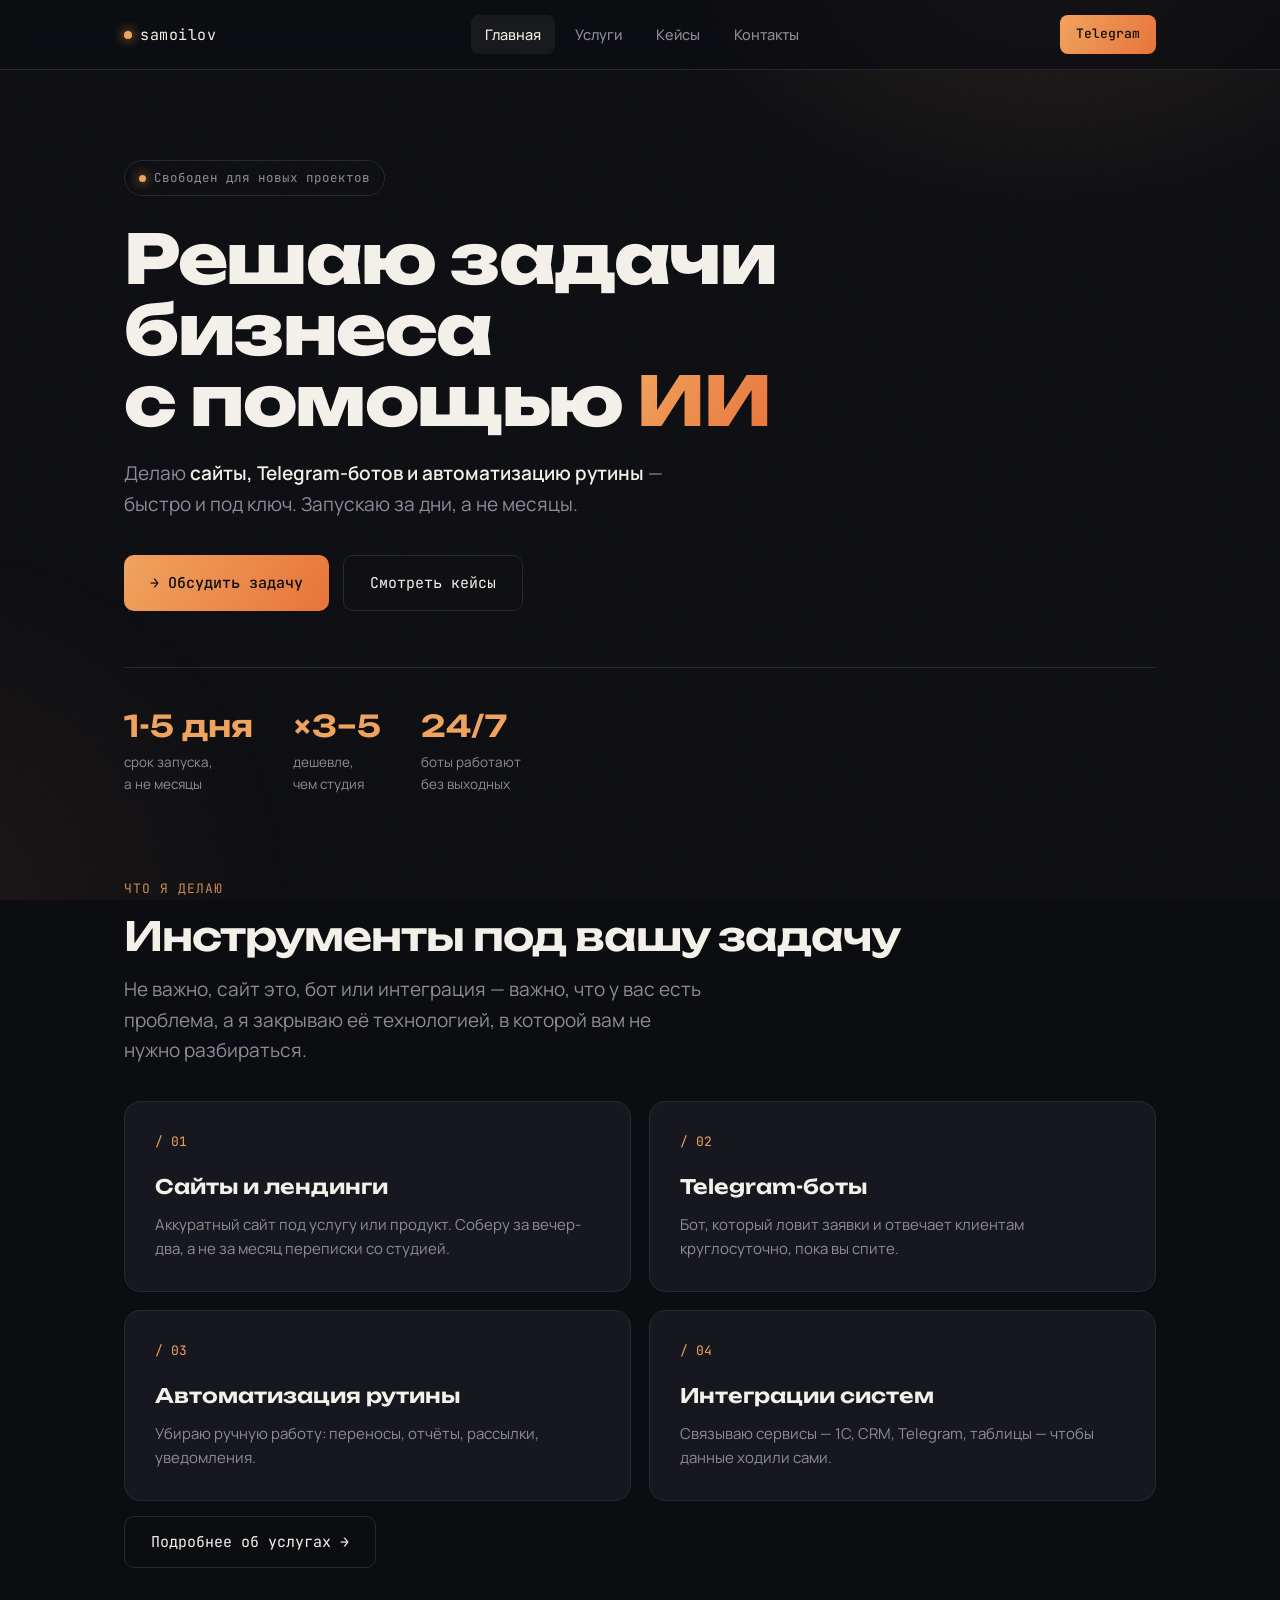
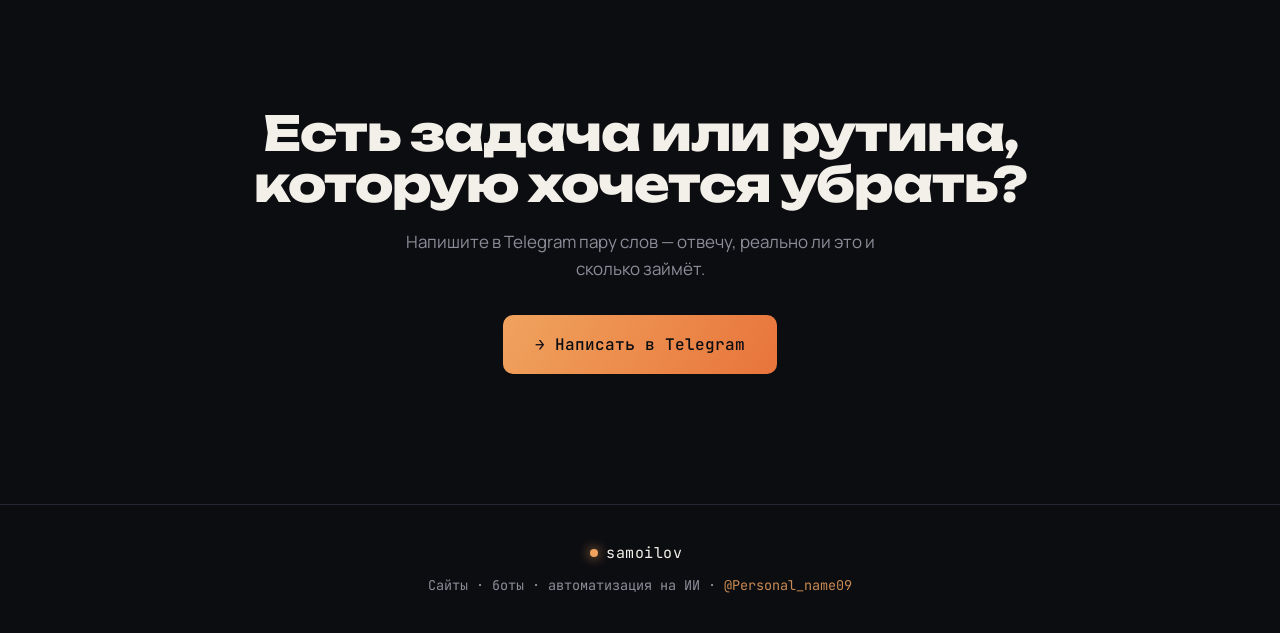
<file: index.html>
<!--
============================================================
  ГЛАВНАЯ · index.html
  TELEGRAM_ССЫЛКА — поменяй ник во всех файлах, если он другой.
============================================================
-->
<!DOCTYPE html>
<html lang="ru">
<head>
<meta charset="UTF-8">
<meta name="viewport" content="width=device-width, initial-scale=1.0">
<title>Самойлов — сайты, боты и автоматизация на ИИ</title>
<link rel="preconnect" href="https://fonts.googleapis.com">
<link rel="preconnect" href="https://fonts.gstatic.com" crossorigin>
<link href="https://fonts.googleapis.com/css2?family=Unbounded:wght@400;600;800&family=Manrope:wght@400;500;600;700&family=JetBrains+Mono:wght@400;500&display=swap" rel="stylesheet">
<link rel="stylesheet" href="style.css">
</head>
<script>
(function(){
  const ENDPOINT = "https://mybot.samoilov.workers.dev"; // ← вставь адрес Worker'а

  function payload(type, label){
    return JSON.stringify({
      type: type, label: label,
      page: location.pathname,
      ref: document.referrer || "direct",
      ua: navigator.userAgent, ts: Date.now()
    });
  }

  // просмотр — обычным fetch, тут спешить некуда
  fetch(ENDPOINT, {method:"POST", headers:{"Content-Type":"application/json"}, body:payload("view", document.title)}).catch(function(){});

  // клики по Telegram-кнопкам — через sendBeacon (доставляется при уходе со страницы)
  document.querySelectorAll('a[href*="t.me"]').forEach(function(a){
    a.addEventListener("click", function(e){
      const data = payload("lead", a.textContent.trim() + " · " + location.pathname);
      let sent = false;
      if (navigator.sendBeacon){
        try { sent = navigator.sendBeacon(ENDPOINT, new Blob([data], {type:"application/json"})); } catch(_){}
      }
      if (!sent){
        e.preventDefault();
        const href = a.href;
        fetch(ENDPOINT, {method:"POST", headers:{"Content-Type":"application/json"}, body:data, keepalive:true}).catch(function(){}).finally(function(){ window.location.href = href; });
        setTimeout(function(){ window.location.href = href; }, 250);
      }
    });
  });
})();
</script>
<body>

<!-- ШАПКА (одинаковая на всех страницах) -->
<header>
  <nav class="nav">
    <a class="logo" href="index.html"><span class="dot"></span> samoilov<b></b></a>
    <div class="menu">
      <a href="index.html" class="active">Главная</a>
      <a href="uslugi.html">Услуги</a>
      <a href="keysy.html">Кейсы</a>
      <a href="kontakty.html">Контакты</a>
    </div>
    <a class="nav-cta" href="https://t.me/Personal_name09" target="_blank">Telegram</a>
  </nav>
</header>

<!-- HERO -->
<section class="page-head">
  <div class="wrap">
    <div class="badge reveal"><span class="dot"></span> Свободен для новых проектов</div>
    <h1 class="reveal">Решаю задачи бизнеса<br>с помощью <span class="gradient-text">ИИ</span></h1>
    <p class="lead reveal">Делаю <b>сайты, Telegram-ботов и автоматизацию рутины</b> — быстро и под ключ. Запускаю за дни, а не месяцы.</p>
    <div class="reveal" style="display:flex;flex-wrap:wrap;gap:14px">
      <a class="btn-primary" href="https://t.me/Personal_name09" target="_blank">→ Обсудить задачу</a>
      <a class="btn-ghost" href="keysy.html">Смотреть кейсы</a>
    </div>
 <div class="stats reveal">
      <div class="stat"><div class="num">1-5 дня</div><div class="lbl">срок запуска,<br>а не месяцы</div></div>
      <div class="stat"><div class="num">×3–5</div><div class="lbl">дешевле,<br>чем студия</div></div>
      <div class="stat"><div class="num">24/7</div><div class="lbl">боты работают<br>без выходных</div></div>
    </div>
  </div>
</section>

<!-- КРАТКО ОБ УСЛУГАХ -->
<section>
  <div class="wrap">
    <div class="eyebrow reveal">Что я делаю</div>
    <h2 class="sec-title reveal">Инструменты под вашу задачу</h2>
    <p class="lead reveal">Не важно, сайт это, бот или интеграция — важно, что у вас есть проблема, а я закрываю её технологией, в которой вам не нужно разбираться.</p>
    <div class="grid2">
      <div class="card reveal"><div class="ic">/ 01</div><h3>Сайты и лендинги</h3><p>Аккуратный сайт под услугу или продукт. Соберу за вечер-два, а не за месяц переписки со студией.</p></div>
      <div class="card reveal"><div class="ic">/ 02</div><h3>Telegram-боты</h3><p>Бот, который ловит заявки и отвечает клиентам круглосуточно, пока вы спите.</p></div>
      <div class="card reveal"><div class="ic">/ 03</div><h3>Автоматизация рутины</h3><p>Убираю ручную работу: переносы, отчёты, рассылки, уведомления.</p></div>
      <div class="card reveal"><div class="ic">/ 04</div><h3>Интеграции систем</h3><p>Связываю сервисы — 1С, CRM, Telegram, таблицы — чтобы данные ходили сами.</p></div>
    </div>
    <div class="reveal" style="margin-top:28px"><a class="btn-ghost" href="uslugi.html">Подробнее об услугах →</a></div>
  </div>
</section>

<!-- БОЛЬШОЙ CTA -->
<section class="cta-final">
  <div class="wrap">
    <h2 class="reveal">Есть задача или рутина,<br>которую хочется убрать?</h2>
    <p class="reveal">Напишите в Telegram пару слов — отвечу, реально ли это и сколько займёт.</p>
    <a class="btn-primary reveal" href="https://t.me/Personal_name09" target="_blank" style="font-size:16px;padding:17px 32px">→ Написать в Telegram</a>
  </div>
</section>

<!-- ПОДВАЛ (одинаковый на всех страницах) -->
<footer>
  <div class="wrap">
    <a class="logo" href="index.html"><span class="dot"></span> samoilov<b></b></a>
    <p style="margin-top:10px">Сайты · боты · автоматизация на ИИ · <a href="https://t.me/Personal_name09" target="_blank">@Personal_name09</a></p>
  </div>
</footer>

<script>
  const io=new IntersectionObserver((es)=>{es.forEach((e,i)=>{if(e.isIntersecting){setTimeout(()=>e.target.classList.add('in'),(i%5)*70);io.unobserve(e.target)}})},{threshold:.12});
  document.querySelectorAll('.reveal').forEach(el=>io.observe(el));
</script>
</body>
</html>
</file>
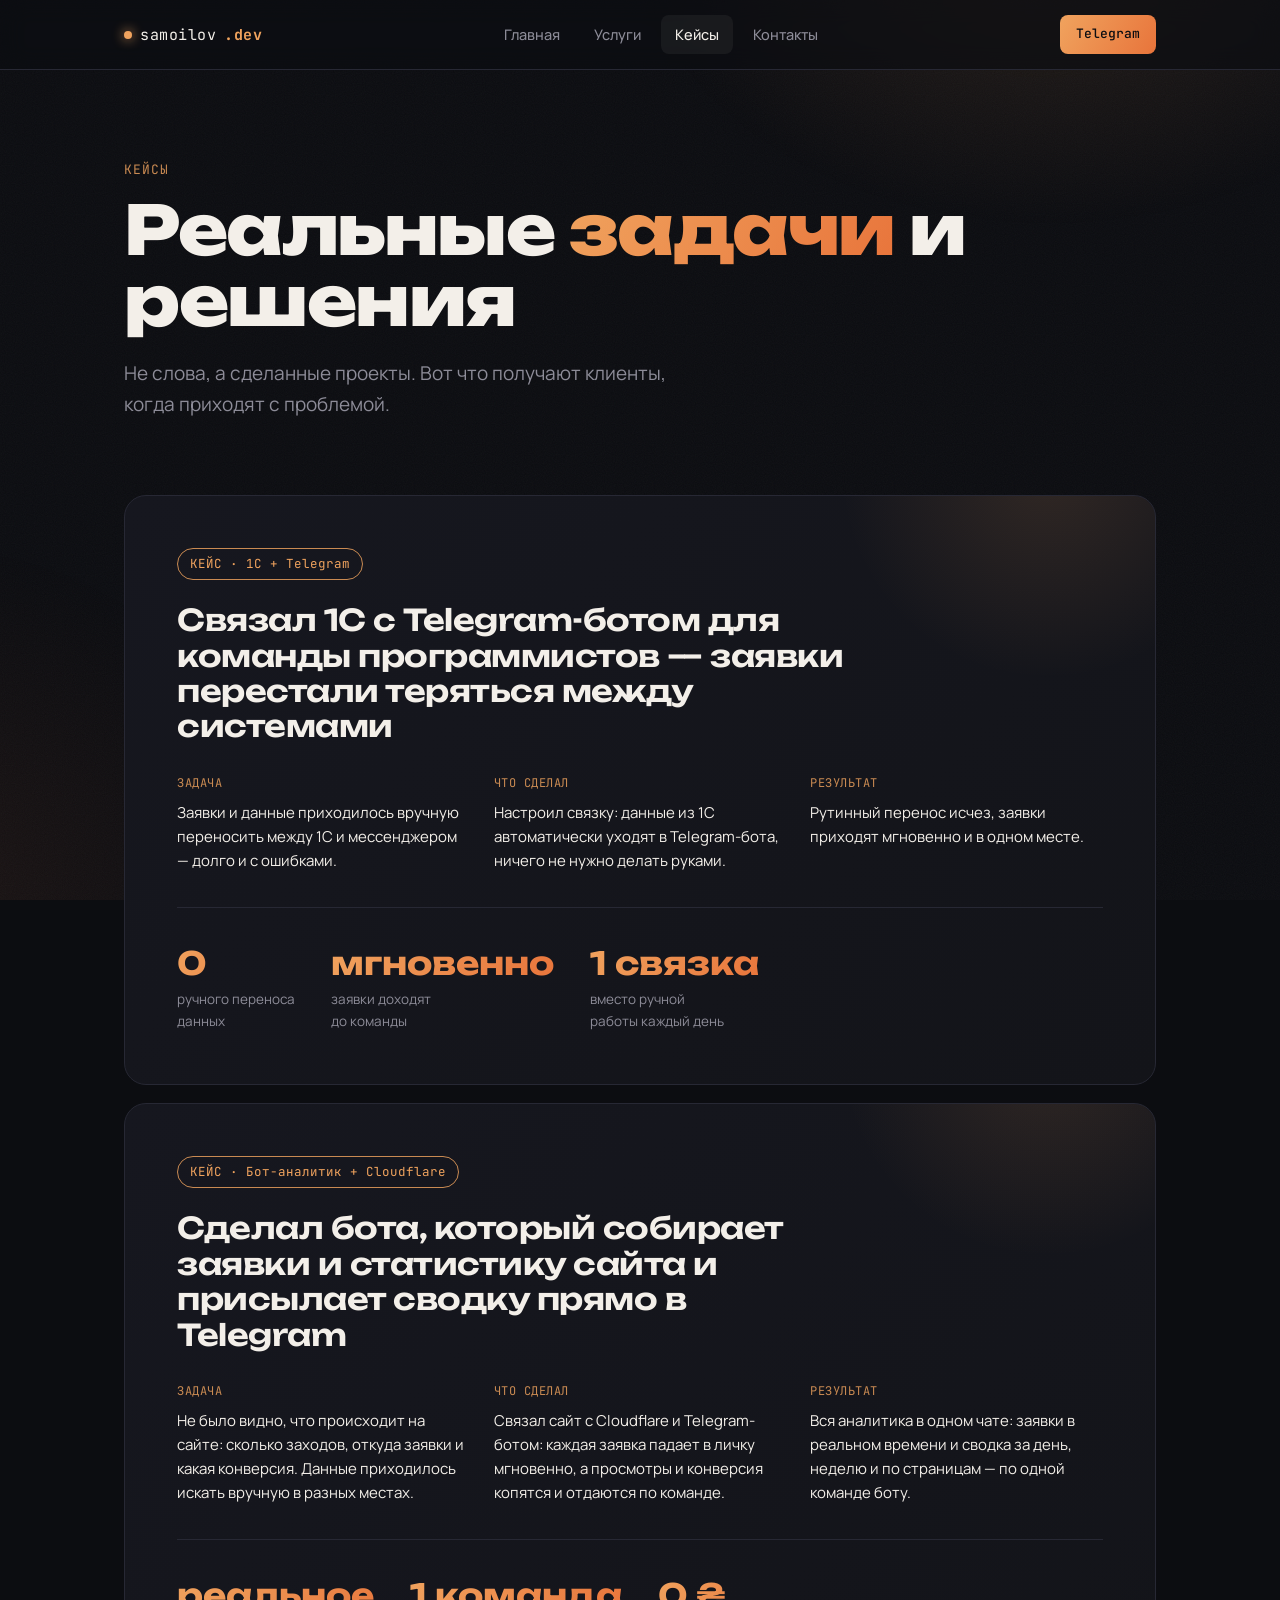
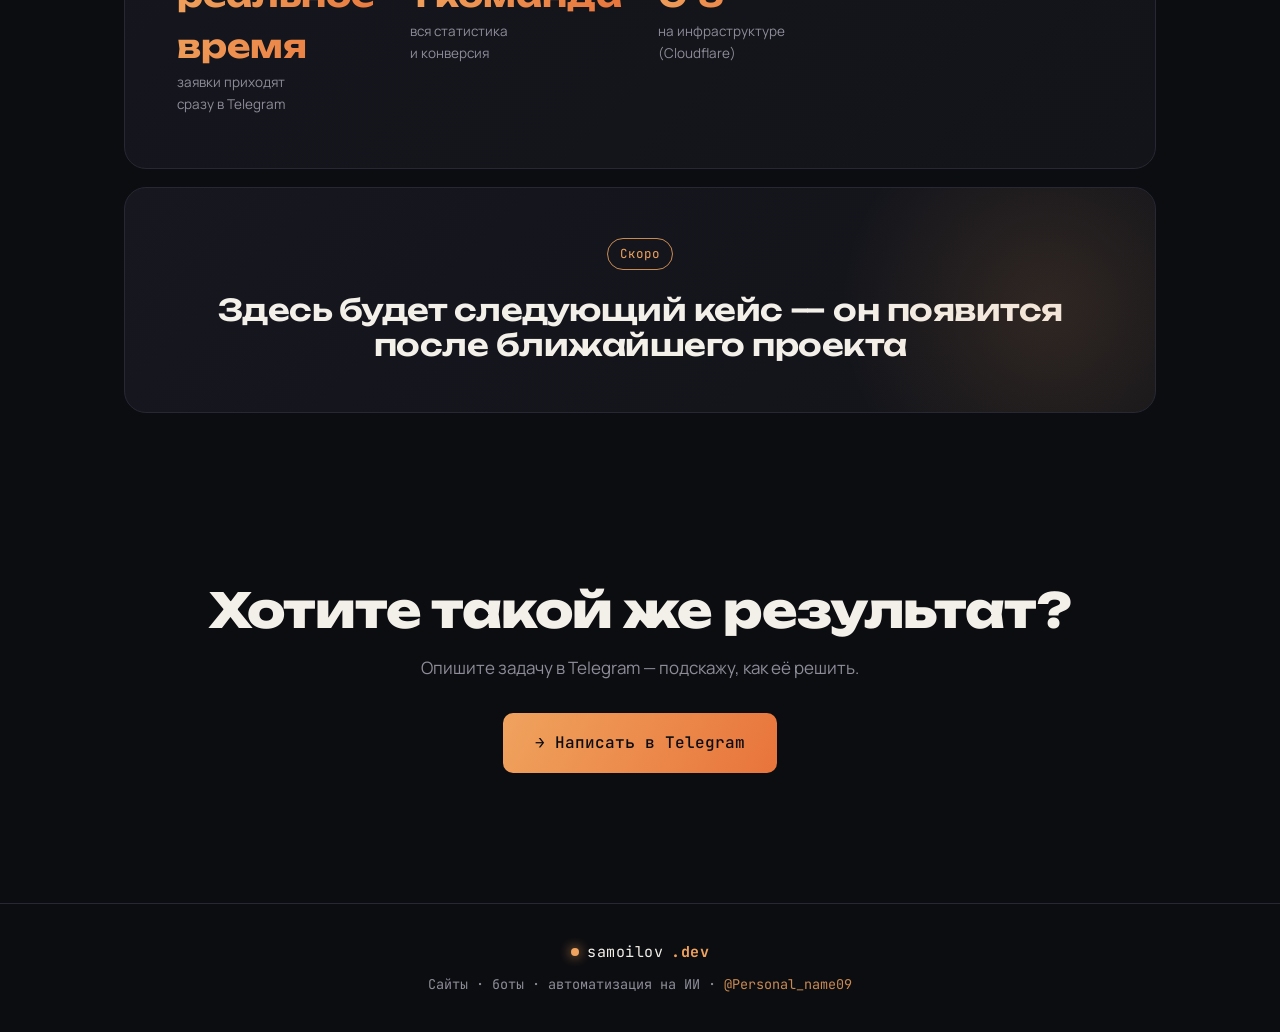
<file: keysy.html>
<!--
============================================================
  КЕЙСЫ · keysy.html
  КЕЙС: меняй текст и цифры на свои реальные.
  Чтобы добавить новый кейс — скопируй блок <div class="case reveal">...</div>
============================================================
-->
<!DOCTYPE html>
<html lang="ru">
<head>
<meta charset="UTF-8">
<meta name="viewport" content="width=device-width, initial-scale=1.0">
<title>Кейсы — Самойлов</title>
<link rel="preconnect" href="https://fonts.googleapis.com">
<link rel="preconnect" href="https://fonts.gstatic.com" crossorigin>
<link href="https://fonts.googleapis.com/css2?family=Unbounded:wght@400;600;800&family=Manrope:wght@400;500;600;700&family=JetBrains+Mono:wght@400;500&display=swap" rel="stylesheet">
<link rel="stylesheet" href="style.css">
</head>
<body>
   <script>
(function(){
  const ENDPOINT = "https://mybot.samoilov.workers.dev"; // ← вставь адрес Worker'а

  function payload(type, label){
    return JSON.stringify({
      type: type, label: label,
      page: location.pathname,
      ref: document.referrer || "direct",
      ua: navigator.userAgent, ts: Date.now()
    });
  }

  // просмотр — обычным fetch, тут спешить некуда
  fetch(ENDPOINT, {method:"POST", headers:{"Content-Type":"application/json"}, body:payload("view", document.title)}).catch(function(){});

  // клики по Telegram-кнопкам — через sendBeacon (доставляется при уходе со страницы)
  document.querySelectorAll('a[href*="t.me"]').forEach(function(a){
    a.addEventListener("click", function(e){
      const data = payload("lead", a.textContent.trim() + " · " + location.pathname);
      let sent = false;
      if (navigator.sendBeacon){
        try { sent = navigator.sendBeacon(ENDPOINT, new Blob([data], {type:"application/json"})); } catch(_){}
      }
      if (!sent){
        e.preventDefault();
        const href = a.href;
        fetch(ENDPOINT, {method:"POST", headers:{"Content-Type":"application/json"}, body:data, keepalive:true}).catch(function(){}).finally(function(){ window.location.href = href; });
        setTimeout(function(){ window.location.href = href; }, 250);
      }
    });
  });
})();
</script>


<header>
  <nav class="nav">
    <a class="logo" href="index.html"><span class="dot"></span> samoilov<b>.dev</b></a>
    <div class="menu">
      <a href="index.html">Главная</a>
      <a href="uslugi.html">Услуги</a>
      <a href="keysy.html" class="active">Кейсы</a>
      <a href="kontakty.html">Контакты</a>
    </div>
    <a class="nav-cta" href="https://t.me/Personal_name09" target="_blank">Telegram</a>
  </nav>
</header>

<section class="page-head">
  <div class="wrap">
    <div class="eyebrow reveal">Кейсы</div>
    <h1 class="reveal">Реальные <span class="gradient-text">задачи</span> и решения</h1>
    <p class="lead reveal">Не слова, а сделанные проекты. Вот что получают клиенты, когда приходят с проблемой.</p>
  </div>
</section>

<section style="padding-top:20px">
  <div class="wrap">

    <!-- КЕЙС 1: реальный, 1С + Telegram -->
    <div class="case reveal">
      <span class="case-tag">КЕЙС · 1С + Telegram</span>
      <h3>Связал 1С с Telegram-ботом для команды программистов — заявки перестали теряться между системами</h3>
      <div class="case-row">
        <div class="case-block"><div class="k">Задача</div><div class="v">Заявки и данные приходилось вручную переносить между 1С и мессенджером — долго и с ошибками.</div></div>
        <div class="case-block"><div class="k">Что сделал</div><div class="v">Настроил связку: данные из 1С автоматически уходят в Telegram-бота, ничего не нужно делать руками.</div></div>
        <div class="case-block"><div class="k">Результат</div><div class="v">Рутинный перенос исчез, заявки приходят мгновенно и в одном месте.</div></div>
      </div>
      <!-- КЕЙС: цифры. Поставь свои реальные или удали этот блок -->
      <div class="case-result">
        <div><div class="num">0</div><div class="lbl">ручного переноса<br>данных</div></div>
        <div><div class="num">мгновенно</div><div class="lbl">заявки доходят<br>до команды</div></div>
        <div><div class="num">1 связка</div><div class="lbl">вместо ручной<br>работы каждый день</div></div>
      </div>
    </div>

    <!-- КЕЙС 2: бот-аналитик для сайта -->
    <div class="case reveal">
      <span class="case-tag">КЕЙС · Бот-аналитик + Cloudflare</span>
      <h3>Сделал бота, который собирает заявки и статистику сайта и присылает сводку прямо в Telegram</h3>
      <div class="case-row">
        <div class="case-block"><div class="k">Задача</div><div class="v">Не было видно, что происходит на сайте: сколько заходов, откуда заявки и какая конверсия. Данные приходилось искать вручную в разных местах.</div></div>
        <div class="case-block"><div class="k">Что сделал</div><div class="v">Связал сайт с Cloudflare и Telegram-ботом: каждая заявка падает в личку мгновенно, а просмотры и конверсия копятся и отдаются по команде.</div></div>
        <div class="case-block"><div class="k">Результат</div><div class="v">Вся аналитика в одном чате: заявки в реальном времени и сводка за день, неделю и по страницам — по одной команде боту.</div></div>
      </div>
      <!-- КЕЙС: цифры. Поставь свои реальные или удали этот блок -->
      <div class="case-result">
        <div><div class="num">реальное<br>время</div><div class="lbl">заявки приходят<br>сразу в Telegram</div></div>
        <div><div class="num">1 команда</div><div class="lbl">вся статистика<br>и конверсия</div></div>
        <div><div class="num">0  ₴</div><div class="lbl">на инфраструктуре<br>(Cloudflare)</div></div>
      </div>
    </div>

   
    <div class="case soon reveal">
      <span class="case-tag">Скоро</span>
      <h3>Здесь будет следующий кейс — он появится после ближайшего проекта</h3>
    </div>

  </div>
</section>

<section class="cta-final">
  <div class="wrap">
    <h2 class="reveal">Хотите такой же результат?</h2>
    <p class="reveal">Опишите задачу в Telegram — подскажу, как её решить.</p>
    <a class="btn-primary reveal" href="https://t.me/Personal_name09" target="_blank" style="font-size:16px;padding:17px 32px">→ Написать в Telegram</a>
  </div>
</section>

<footer>
  <div class="wrap">
    <a class="logo" href="index.html"><span class="dot"></span> samoilov<b>.dev</b></a>
    <p style="margin-top:10px">Сайты · боты · автоматизация на ИИ · <a href="https://t.me/Personal_name09" target="_blank">@Personal_name09</a></p>
  </div>
</footer>

<script>
  const io=new IntersectionObserver((es)=>{es.forEach((e,i)=>{if(e.isIntersecting){setTimeout(()=>e.target.classList.add('in'),(i%5)*70);io.unobserve(e.target)}})},{threshold:.12});
  document.querySelectorAll('.reveal').forEach(el=>io.observe(el));
</script>
</body>
</html>
</file>
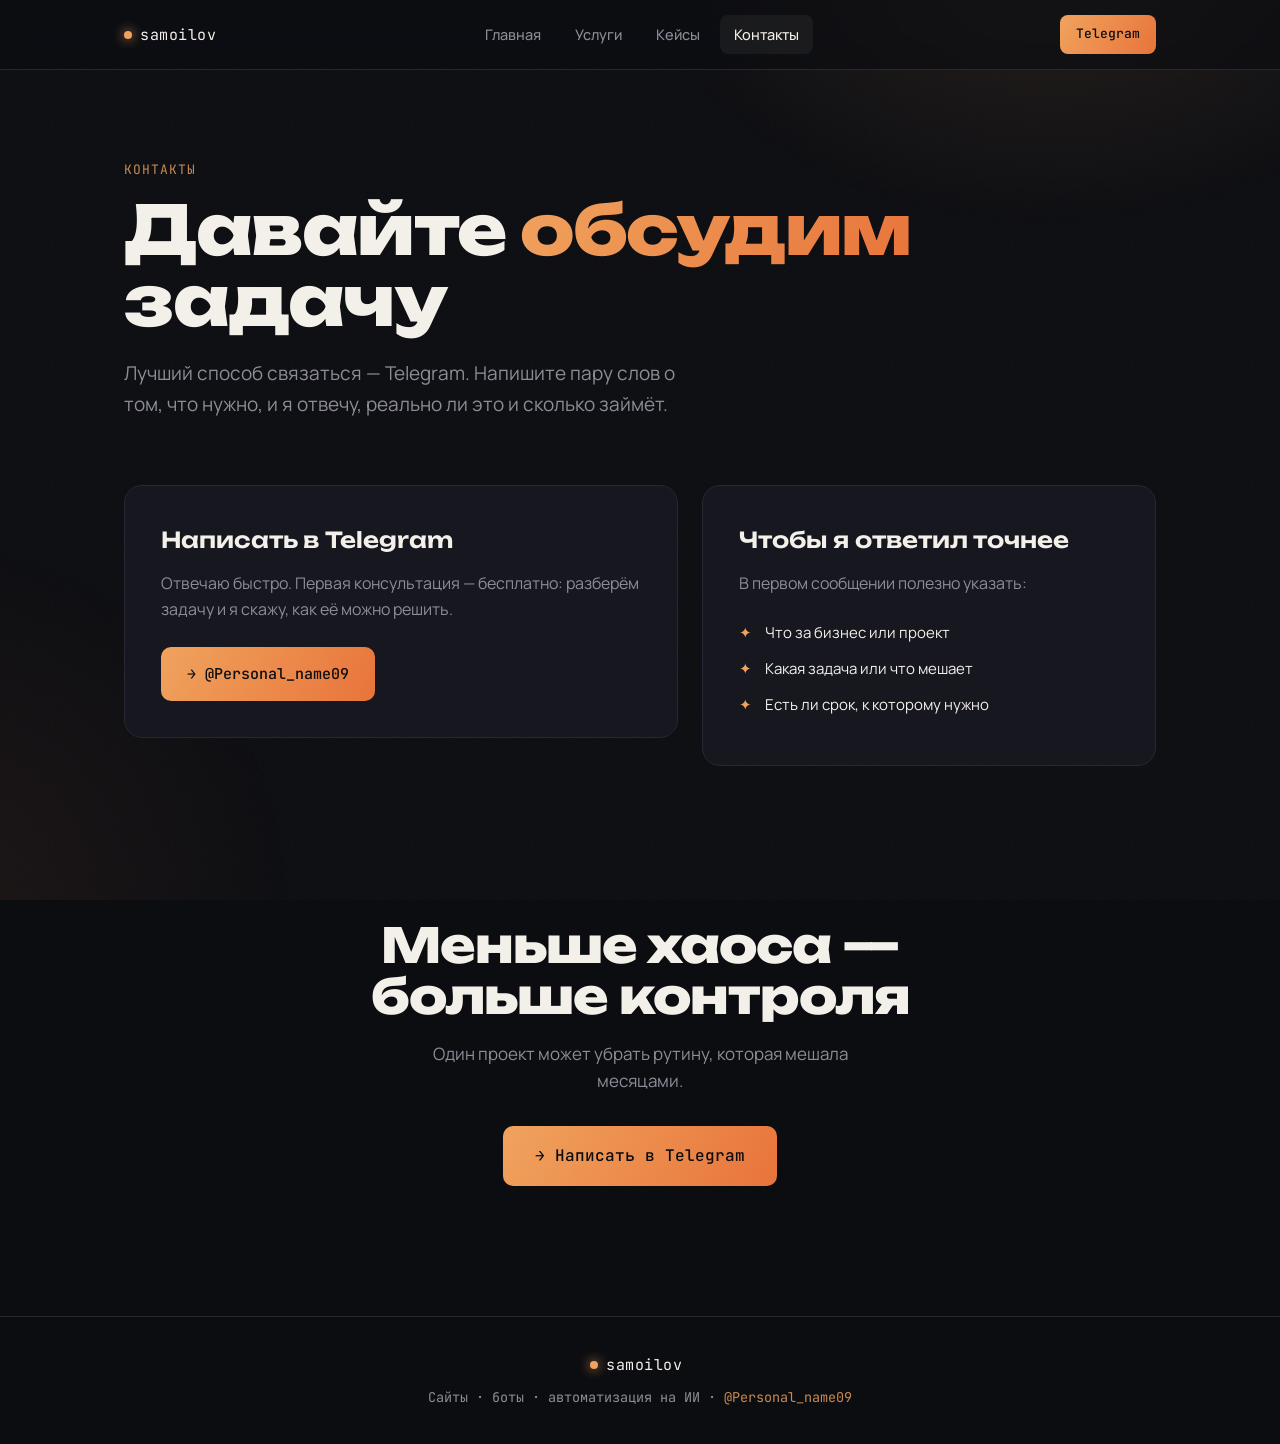
<file: kontakty.html>
<!--
============================================================
  КОНТАКТЫ · kontakty.html
============================================================
-->
<!DOCTYPE html>
<html lang="ru">
<head>
<meta charset="UTF-8">
<meta name="viewport" content="width=device-width, initial-scale=1.0">
<title>Контакты — Самойлов</title>
<link rel="preconnect" href="https://fonts.googleapis.com">
<link rel="preconnect" href="https://fonts.gstatic.com" crossorigin>
<link href="https://fonts.googleapis.com/css2?family=Unbounded:wght@400;600;800&family=Manrope:wght@400;500;600;700&family=JetBrains+Mono:wght@400;500&display=swap" rel="stylesheet">
<link rel="stylesheet" href="style.css">
</head>
<body>
  <script>
(function(){
  const ENDPOINT = "https://mybot.samoilov.workers.dev"; // ← вставь адрес Worker'а

  function payload(type, label){
    return JSON.stringify({
      type: type, label: label,
      page: location.pathname,
      ref: document.referrer || "direct",
      ua: navigator.userAgent, ts: Date.now()
    });
  }

  // просмотр — обычным fetch, тут спешить некуда
  fetch(ENDPOINT, {method:"POST", headers:{"Content-Type":"application/json"}, body:payload("view", document.title)}).catch(function(){});

  // клики по Telegram-кнопкам — через sendBeacon (доставляется при уходе со страницы)
  document.querySelectorAll('a[href*="t.me"]').forEach(function(a){
    a.addEventListener("click", function(e){
      const data = payload("lead", a.textContent.trim() + " · " + location.pathname);
      let sent = false;
      if (navigator.sendBeacon){
        try { sent = navigator.sendBeacon(ENDPOINT, new Blob([data], {type:"application/json"})); } catch(_){}
      }
      if (!sent){
        e.preventDefault();
        const href = a.href;
        fetch(ENDPOINT, {method:"POST", headers:{"Content-Type":"application/json"}, body:data, keepalive:true}).catch(function(){}).finally(function(){ window.location.href = href; });
        setTimeout(function(){ window.location.href = href; }, 250);
      }
    });
  });
})();
</script>

<header>
  <nav class="nav">
    <a class="logo" href="index.html"><span class="dot"></span> samoilov<b></b></a>
    <div class="menu">
      <a href="index.html">Главная</a>
      <a href="uslugi.html">Услуги</a>
      <a href="keysy.html">Кейсы</a>
      <a href="kontakty.html" class="active">Контакты</a>
    </div>
    <a class="nav-cta" href="https://t.me/Personal_name09" target="_blank">Telegram</a>
  </nav>
</header>

<section class="page-head">
  <div class="wrap">
    <div class="eyebrow reveal">Контакты</div>
    <h1 class="reveal">Давайте <span class="gradient-text">обсудим</span> задачу</h1>
    <p class="lead reveal">Лучший способ связаться — Telegram. Напишите пару слов о том, что нужно, и я отвечу, реально ли это и сколько займёт.</p>
  </div>
</section>

<section style="padding-top:10px">
  <div class="wrap">
    <div class="contact-grid">
      <div class="contact-card reveal">
        <h3>Написать в Telegram</h3>
        <p>Отвечаю быстро. Первая консультация — бесплатно: разберём задачу и я скажу, как её можно решить.</p>
        <a class="btn-primary" href="https://t.me/Personal_name09" target="_blank">→ @Personal_name09</a>
      </div>
      <div class="contact-card reveal">
        <h3>Чтобы я ответил точнее</h3>
        <p>В первом сообщении полезно указать:</p>
        <ul class="checklist">
          <li>Что за бизнес или проект</li>
          <li>Какая задача или что мешает</li>
          <li>Есть ли срок, к которому нужно</li>
        </ul>
      </div>
    </div>
  </div>
</section>

<section class="cta-final">
  <div class="wrap">
    <h2 class="reveal">Меньше хаоса —<br>больше контроля</h2>
    <p class="reveal">Один проект может убрать рутину, которая мешала месяцами.</p>
    <a class="btn-primary reveal" href="https://t.me/Personal_name09" target="_blank" style="font-size:16px;padding:17px 32px">→ Написать в Telegram</a>
  </div>
</section>

<footer>
  <div class="wrap">
    <a class="logo" href="index.html"><span class="dot"></span> samoilov<b></b></a>
    <p style="margin-top:10px">Сайты · боты · автоматизация на ИИ · <a href="https://t.me/Personal_name09" target="_blank">@Personal_name09</a></p>
  </div>
</footer>

<script>
  const io=new IntersectionObserver((es)=>{es.forEach((e,i)=>{if(e.isIntersecting){setTimeout(()=>e.target.classList.add('in'),(i%5)*70);io.unobserve(e.target)}})},{threshold:.12});
  document.querySelectorAll('.reveal').forEach(el=>io.observe(el));
</script>
</body>
</html>
</file>
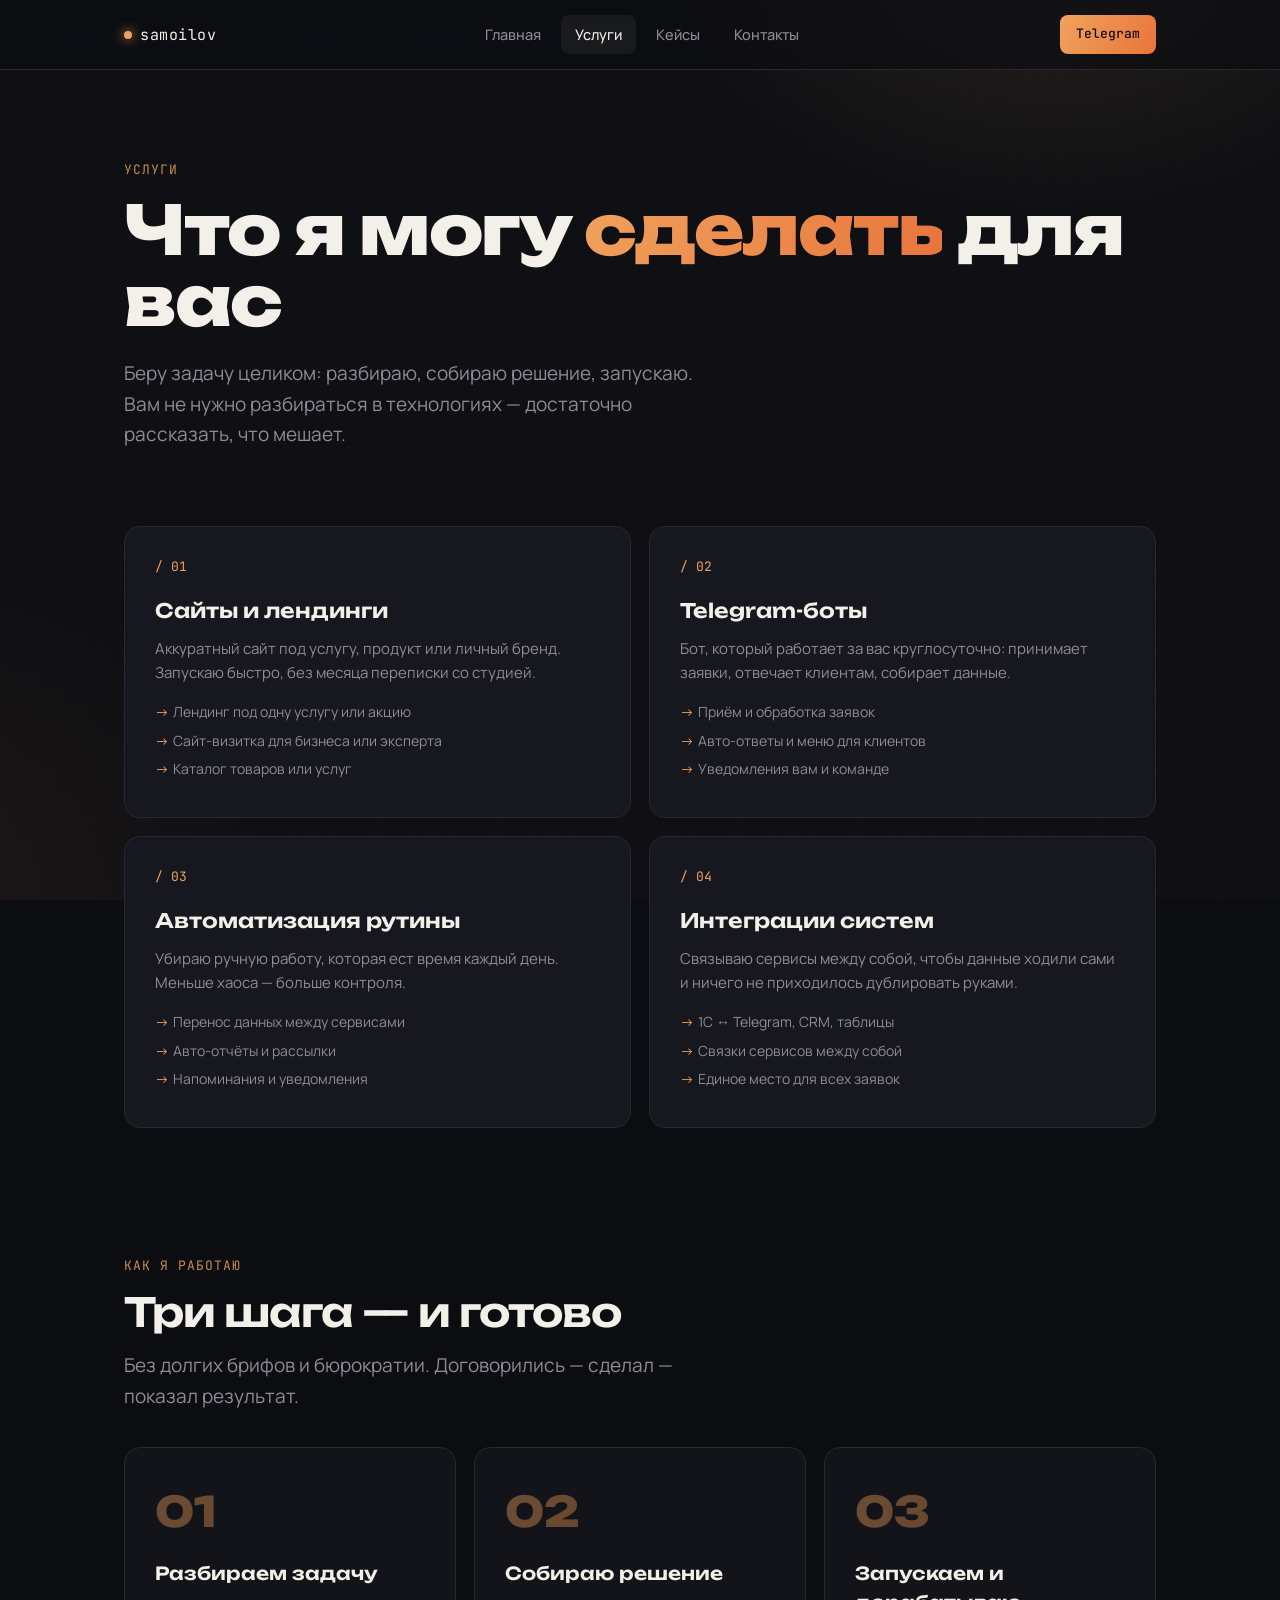
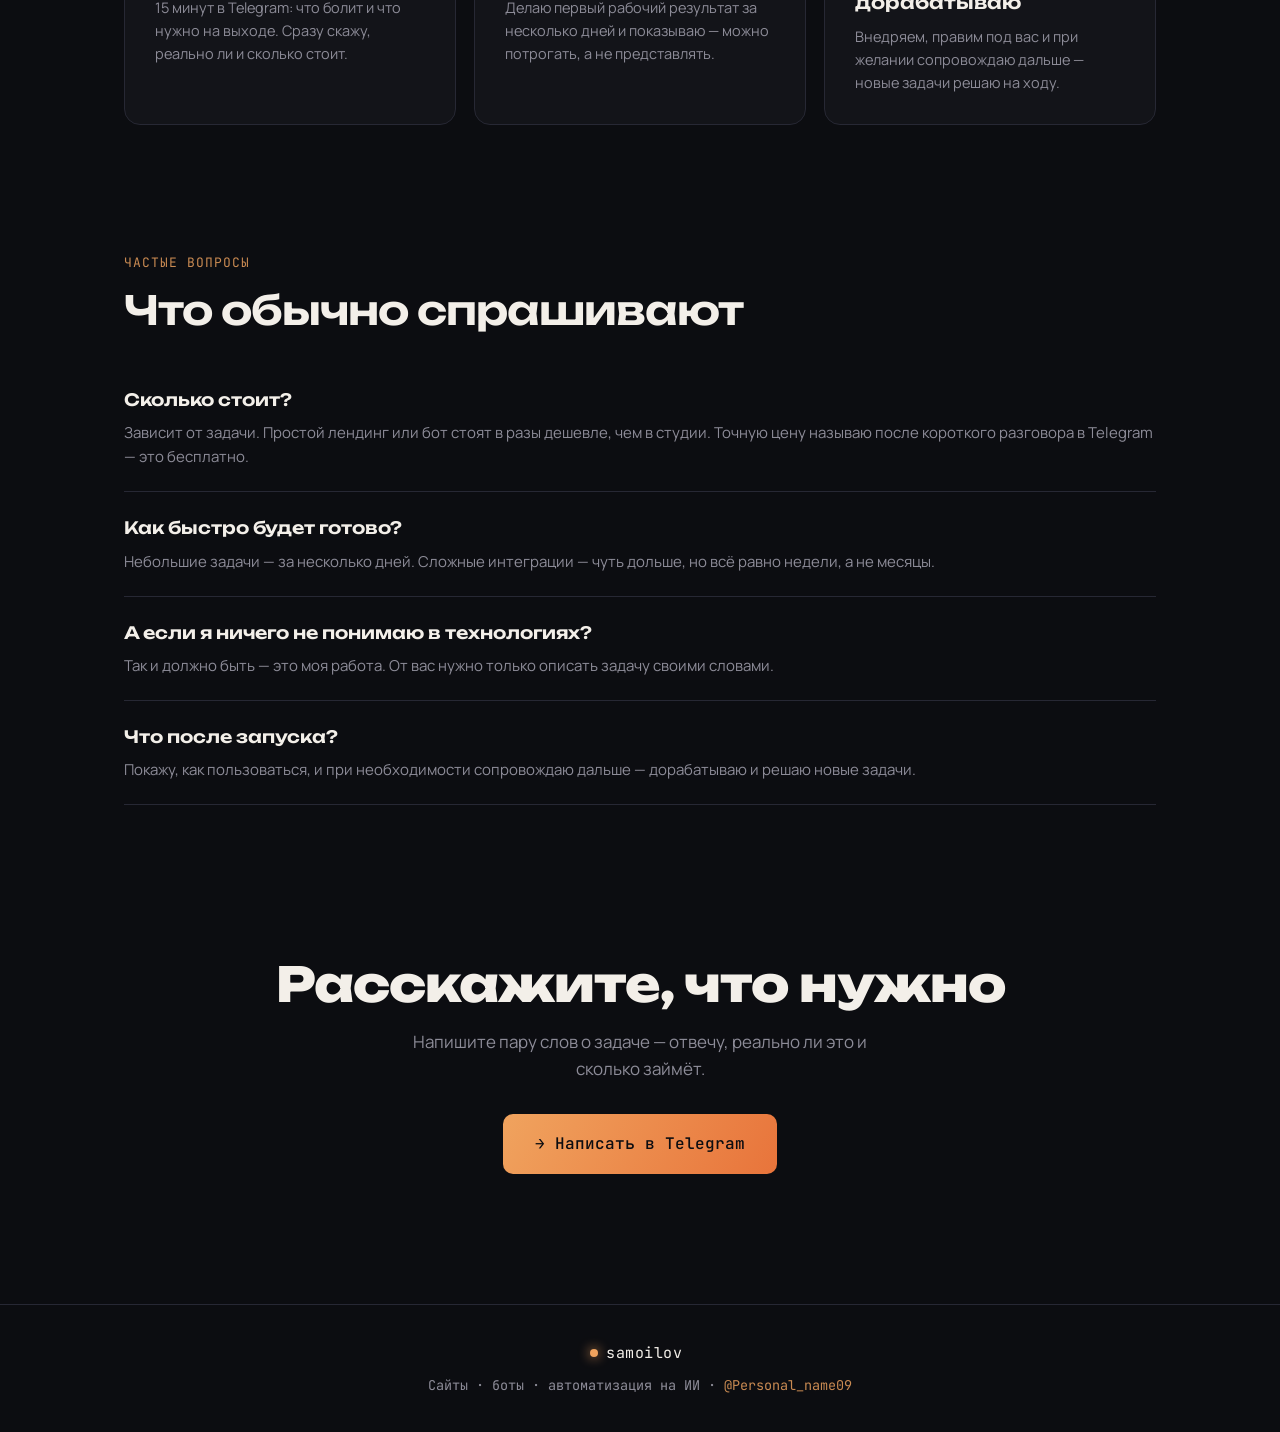
<file: uslugi.html>
<!--
============================================================
  УСЛУГИ · uslugi.html
============================================================
-->
<!DOCTYPE html>
<html lang="ru">
<head>
<meta charset="UTF-8">
<meta name="viewport" content="width=device-width, initial-scale=1.0">
<title>Услуги — Самойлов</title>
<link rel="preconnect" href="https://fonts.googleapis.com">
<link rel="preconnect" href="https://fonts.gstatic.com" crossorigin>
<link href="https://fonts.googleapis.com/css2?family=Unbounded:wght@400;600;800&family=Manrope:wght@400;500;600;700&family=JetBrains+Mono:wght@400;500&display=swap" rel="stylesheet">
<link rel="stylesheet" href="style.css">
</head>
<body>
  <script>
(function(){
  const ENDPOINT = "https://mybot.samoilov.workers.dev"; // ← вставь адрес Worker'а

  function payload(type, label){
    return JSON.stringify({
      type: type, label: label,
      page: location.pathname,
      ref: document.referrer || "direct",
      ua: navigator.userAgent, ts: Date.now()
    });
  }

  // просмотр — обычным fetch, тут спешить некуда
  fetch(ENDPOINT, {method:"POST", headers:{"Content-Type":"application/json"}, body:payload("view", document.title)}).catch(function(){});

  // клики по Telegram-кнопкам — через sendBeacon (доставляется при уходе со страницы)
  document.querySelectorAll('a[href*="t.me"]').forEach(function(a){
    a.addEventListener("click", function(e){
      const data = payload("lead", a.textContent.trim() + " · " + location.pathname);
      let sent = false;
      if (navigator.sendBeacon){
        try { sent = navigator.sendBeacon(ENDPOINT, new Blob([data], {type:"application/json"})); } catch(_){}
      }
      if (!sent){
        e.preventDefault();
        const href = a.href;
        fetch(ENDPOINT, {method:"POST", headers:{"Content-Type":"application/json"}, body:data, keepalive:true}).catch(function(){}).finally(function(){ window.location.href = href; });
        setTimeout(function(){ window.location.href = href; }, 250);
      }
    });
  });
})();
</script>

<header>
  <nav class="nav">
    <a class="logo" href="index.html"><span class="dot"></span> samoilov<b></b></a>
    <div class="menu">
      <a href="index.html">Главная</a>
      <a href="uslugi.html" class="active">Услуги</a>
      <a href="keysy.html">Кейсы</a>
      <a href="kontakty.html">Контакты</a>
    </div>
    <a class="nav-cta" href="https://t.me/Personal_name09" target="_blank">Telegram</a>
  </nav>
</header>

<section class="page-head">
  <div class="wrap">
    <div class="eyebrow reveal">Услуги</div>
    <h1 class="reveal">Что я могу <span class="gradient-text">сделать</span> для вас</h1>
    <p class="lead reveal">Беру задачу целиком: разбираю, собираю решение, запускаю. Вам не нужно разбираться в технологиях — достаточно рассказать, что мешает.</p>
  </div>
</section>

<!-- РАЗВЁРНУТЫЕ УСЛУГИ -->
<section style="padding-top:20px">
  <div class="wrap">
    <div class="grid2">
      <div class="card reveal">
        <div class="ic">/ 01</div>
        <h3>Сайты и лендинги</h3>
        <p>Аккуратный сайт под услугу, продукт или личный бренд. Запускаю быстро, без месяца переписки со студией.</p>
        <ul>
          <li>Лендинг под одну услугу или акцию</li>
          <li>Сайт-визитка для бизнеса или эксперта</li>
          <li>Каталог товаров или услуг</li>
        </ul>
      </div>
      <div class="card reveal">
        <div class="ic">/ 02</div>
        <h3>Telegram-боты</h3>
        <p>Бот, который работает за вас круглосуточно: принимает заявки, отвечает клиентам, собирает данные.</p>
        <ul>
          <li>Приём и обработка заявок</li>
          <li>Авто-ответы и меню для клиентов</li>
          <li>Уведомления вам и команде</li>
        </ul>
      </div>
      <div class="card reveal">
        <div class="ic">/ 03</div>
        <h3>Автоматизация рутины</h3>
        <p>Убираю ручную работу, которая ест время каждый день. Меньше хаоса — больше контроля.</p>
        <ul>
          <li>Перенос данных между сервисами</li>
          <li>Авто-отчёты и рассылки</li>
          <li>Напоминания и уведомления</li>
        </ul>
      </div>
      <div class="card reveal">
        <div class="ic">/ 04</div>
        <h3>Интеграции систем</h3>
        <p>Связываю сервисы между собой, чтобы данные ходили сами и ничего не приходилось дублировать руками.</p>
        <ul>
          <li>1С ↔ Telegram, CRM, таблицы</li>
          <li>Связки сервисов между собой</li>
          <li>Единое место для всех заявок</li>
        </ul>
      </div>
    </div>
  </div>
</section>

<!-- КАК РАБОТАЮ -->
<section>
  <div class="wrap">
    <div class="eyebrow reveal">Как я работаю</div>
    <h2 class="sec-title reveal">Три шага — и готово</h2>
    <p class="lead reveal">Без долгих брифов и бюрократии. Договорились — сделал — показал результат.</p>
    <div class="steps">
      <div class="step reveal"><h4>Разбираем задачу</h4><p>15 минут в Telegram: что болит и что нужно на выходе. Сразу скажу, реально ли и сколько стоит.</p></div>
      <div class="step reveal"><h4>Собираю решение</h4><p>Делаю первый рабочий результат за несколько дней и показываю — можно потрогать, а не представлять.</p></div>
      <div class="step reveal"><h4>Запускаем и дорабатываю</h4><p>Внедряем, правим под вас и при желании сопровождаю дальше — новые задачи решаю на ходу.</p></div>
    </div>
  </div>
</section>

<!-- FAQ -->
<section>
  <div class="wrap">
    <div class="eyebrow reveal">Частые вопросы</div>
    <h2 class="sec-title reveal" style="margin-bottom:32px">Что обычно спрашивают</h2>
    <!-- FAQ: меняй вопросы и ответы под себя -->
    <div class="faq-item reveal"><h4>Сколько стоит?</h4><p>Зависит от задачи. Простой лендинг или бот стоят в разы дешевле, чем в студии. Точную цену называю после короткого разговора в Telegram — это бесплатно.</p></div>
    <div class="faq-item reveal"><h4>Как быстро будет готово?</h4><p>Небольшие задачи — за несколько дней. Сложные интеграции — чуть дольше, но всё равно недели, а не месяцы.</p></div>
    <div class="faq-item reveal"><h4>А если я ничего не понимаю в технологиях?</h4><p>Так и должно быть — это моя работа. От вас нужно только описать задачу своими словами.</p></div>
    <div class="faq-item reveal"><h4>Что после запуска?</h4><p>Покажу, как пользоваться, и при необходимости сопровождаю дальше — дорабатываю и решаю новые задачи.</p></div>
  </div>
</section>

<section class="cta-final">
  <div class="wrap">
    <h2 class="reveal">Расскажите, что нужно</h2>
    <p class="reveal">Напишите пару слов о задаче — отвечу, реально ли это и сколько займёт.</p>
    <a class="btn-primary reveal" href="https://t.me/Personal_name09" target="_blank" style="font-size:16px;padding:17px 32px">→ Написать в Telegram</a>
  </div>
</section>

<footer>
  <div class="wrap">
    <a class="logo" href="index.html"><span class="dot"></span> samoilov<b></b></a>
    <p style="margin-top:10px">Сайты · боты · автоматизация на ИИ · <a href="https://t.me/Personal_name09" target="_blank">@Personal_name09</a></p>
  </div>
</footer>

<script>
  const io=new IntersectionObserver((es)=>{es.forEach((e,i)=>{if(e.isIntersecting){setTimeout(()=>e.target.classList.add('in'),(i%5)*70);io.unobserve(e.target)}})},{threshold:.12});
  document.querySelectorAll('.reveal').forEach(el=>io.observe(el));
</script>
</body>
</html>
</file>
<file: style.css>
/* ============================================================
   ОБЩИЕ СТИЛИ ДЛЯ ВСЕХ СТРАНИЦ
   Цвета и шрифты меняются ТОЛЬКО здесь, в блоке :root —
   и сразу применяются на всех страницах сайта.
   ============================================================ */
:root{
  /* ===== ЦВЕТА (тёплая янтарная гамма) ===== */
  --bg:        #0c0d11;
  --bg-soft:   #131419;
  --card:      #16171f;
  --line:      #272834;
  --text:      #f3efe9;   /* тёплый белый */
  --muted:     #8d8c98;
  --accent:    #f0a35e;   /* янтарь */
  --accent-2:  #e8743b;   /* тёплый ember для градиентов */
  --accent-dim:#c98a52;
  --font-display:'Unbounded', sans-serif;
  --font-body:'Manrope', sans-serif;
  --font-mono:'JetBrains Mono', monospace;
}

*{margin:0;padding:0;box-sizing:border-box}
html{scroll-behavior:smooth}
body{
  background:var(--bg);color:var(--text);font-family:var(--font-body);
  line-height:1.6;overflow-x:hidden;-webkit-font-smoothing:antialiased;min-height:100vh;
}

/* фоновое свечение + шум */
body::before{
  content:"";position:fixed;inset:0;z-index:0;pointer-events:none;
  background:
    radial-gradient(700px 500px at 82% -8%, rgba(240,163,94,.12), transparent 60%),
    radial-gradient(600px 600px at -5% 100%, rgba(232,116,59,.07), transparent 60%);
}
body::after{
  content:"";position:fixed;inset:0;z-index:0;pointer-events:none;opacity:.04;
  background-image:url("data:image/svg+xml,%3Csvg xmlns='http://www.w3.org/2000/svg' width='120' height='120'%3E%3Cfilter id='n'%3E%3CfeTurbulence type='fractalNoise' baseFrequency='0.9' numOctaves='3'/%3E%3C/filter%3E%3Crect width='100%25' height='100%25' filter='url(%23n)'/%3E%3C/svg%3E");
}

.wrap{max-width:1080px;margin:0 auto;padding:0 24px;position:relative;z-index:1}
.gradient-text{
  background:linear-gradient(120deg,var(--accent),var(--accent-2));
  -webkit-background-clip:text;background-clip:text;-webkit-text-fill-color:transparent;
}

/* ===== ШАПКА + НАВИГАЦИЯ ===== */
header{
  position:sticky;top:0;z-index:50;backdrop-filter:blur(12px);
  background:rgba(12,13,17,.65);border-bottom:1px solid var(--line);
}
.nav{display:flex;align-items:center;justify-content:space-between;padding:15px 24px;max-width:1080px;margin:0 auto;gap:18px}
.logo{font-family:var(--font-mono);font-size:15px;letter-spacing:.5px;display:flex;align-items:center;gap:8px;text-decoration:none;color:var(--text)}
.logo b{color:var(--accent)}
.dot{width:8px;height:8px;border-radius:50%;background:var(--accent);box-shadow:0 0 12px var(--accent);animation:pulse 2s infinite}
@keyframes pulse{0%,100%{opacity:1}50%{opacity:.35}}
.menu{display:flex;align-items:center;gap:6px}
.menu a{
  font-family:var(--font-body);font-size:14.5px;text-decoration:none;color:var(--muted);
  padding:8px 14px;border-radius:8px;transition:color .2s ease, background .2s ease;font-weight:500;
}
.menu a:hover{color:var(--text)}
.menu a.active{color:var(--text);background:rgba(255,255,255,.05)}
.nav-cta{
  font-family:var(--font-mono);font-size:13px;text-decoration:none;color:var(--bg)!important;
  background:linear-gradient(120deg,var(--accent),var(--accent-2));padding:9px 16px;border-radius:8px;font-weight:500;
  transition:transform .2s ease, box-shadow .2s ease;
}
.nav-cta:hover{transform:translateY(-2px);box-shadow:0 8px 24px rgba(240,163,94,.28)}

/* ===== КНОПКИ ===== */
.btn-primary{
  font-family:var(--font-mono);font-size:15px;text-decoration:none;color:var(--bg);
  background:linear-gradient(120deg,var(--accent),var(--accent-2));padding:15px 26px;border-radius:10px;font-weight:500;
  display:inline-flex;align-items:center;gap:10px;transition:transform .2s ease, box-shadow .2s ease;
}
.btn-primary:hover{transform:translateY(-2px);box-shadow:0 12px 32px rgba(240,163,94,.32)}
.btn-ghost{
  font-family:var(--font-mono);font-size:15px;text-decoration:none;color:var(--text);
  border:1px solid var(--line);padding:15px 26px;border-radius:10px;transition:border-color .2s ease, color .2s ease;
}
.btn-ghost:hover{border-color:var(--accent);color:var(--accent)}

/* ===== ТИПОГРАФИКА СЕКЦИЙ ===== */
.page-head{padding:90px 0 20px}
.eyebrow{font-family:var(--font-mono);font-size:13px;color:var(--accent-dim);letter-spacing:1px;text-transform:uppercase;margin-bottom:14px}
h1{font-family:var(--font-display);font-weight:800;font-size:clamp(36px,6.5vw,68px);line-height:1.04;letter-spacing:-1.5px;margin-bottom:22px}
.sec-title{font-family:var(--font-display);font-weight:600;font-size:clamp(26px,4vw,40px);letter-spacing:-1px;margin-bottom:16px;line-height:1.1}
.lead{color:var(--muted);max-width:580px;font-size:clamp(16px,2.2vw,19px);margin-bottom:36px}
.lead b{color:var(--text);font-weight:600}
section{padding:64px 0;position:relative}

/* badge */
.badge{display:inline-flex;align-items:center;gap:8px;font-family:var(--font-mono);font-size:12.5px;color:var(--muted);border:1px solid var(--line);border-radius:100px;padding:7px 14px;margin-bottom:28px}
.badge .dot{width:7px;height:7px}

/* ===== СТАТЫ ===== */
.stats{display:flex;flex-wrap:wrap;gap:40px;margin-top:56px;padding-top:34px;border-top:1px solid var(--line)}
.stat .num{font-family:var(--font-display);font-weight:600;font-size:30px;color:var(--accent)}
.stat .lbl{font-size:13.5px;color:var(--muted);margin-top:2px}

/* ===== КАРТОЧКИ УСЛУГ ===== */
.grid2{display:grid;grid-template-columns:repeat(2,1fr);gap:18px}
.card{background:var(--card);border:1px solid var(--line);border-radius:16px;padding:30px;transition:transform .25s ease;position:relative;overflow:hidden}
.card::after{content:"";position:absolute;inset:0;border-radius:16px;padding:1px;background:linear-gradient(135deg,transparent,rgba(240,163,94,.45),transparent);-webkit-mask:linear-gradient(#fff 0 0) content-box,linear-gradient(#fff 0 0);-webkit-mask-composite:xor;mask-composite:exclude;opacity:0;transition:opacity .25s ease}
.card:hover{transform:translateY(-5px)}
.card:hover::after{opacity:1}
.card .ic{font-family:var(--font-mono);font-size:13px;color:var(--accent);margin-bottom:18px}
.card h3{font-family:var(--font-display);font-weight:600;font-size:20px;margin-bottom:10px}
.card p{color:var(--muted);font-size:15px}
.card ul{list-style:none;margin-top:16px}
.card ul li{color:var(--muted);font-size:14px;padding-left:18px;position:relative;margin-bottom:6px}
.card ul li::before{content:"→";position:absolute;left:0;color:var(--accent)}

/* ===== ШАГИ ===== */
.steps{display:grid;grid-template-columns:repeat(3,1fr);gap:18px;counter-reset:s}
.step{background:var(--bg-soft);border:1px solid var(--line);border-radius:16px;padding:30px;position:relative}
.step::before{counter-increment:s;content:"0" counter(s);font-family:var(--font-display);font-weight:800;font-size:42px;background:linear-gradient(120deg,var(--accent),var(--accent-2));-webkit-background-clip:text;background-clip:text;-webkit-text-fill-color:transparent;opacity:.4;display:block;margin-bottom:14px}
.step h4{font-family:var(--font-display);font-weight:600;font-size:18px;margin-bottom:8px}
.step p{color:var(--muted);font-size:14.5px}

/* ===== КЕЙС ===== */
.case{background:linear-gradient(135deg,var(--card),var(--bg-soft));border:1px solid var(--line);border-radius:22px;padding:clamp(28px,5vw,52px);position:relative;overflow:hidden;margin-bottom:18px}
.case::before{content:"";position:absolute;top:-40%;right:-10%;width:420px;height:420px;background:radial-gradient(circle,rgba(240,163,94,.13),transparent 70%)}
.case-tag{font-family:var(--font-mono);font-size:12.5px;color:var(--accent);border:1px solid var(--accent-dim);border-radius:100px;padding:5px 12px;display:inline-block;margin-bottom:22px}
.case h3{font-family:var(--font-display);font-weight:600;font-size:clamp(21px,3.2vw,30px);line-height:1.18;margin-bottom:28px;letter-spacing:-.5px;max-width:680px}
.case-row{display:grid;grid-template-columns:repeat(3,1fr);gap:24px;margin:30px 0;position:relative;z-index:1}
.case-block .k{font-family:var(--font-mono);font-size:12px;color:var(--accent-dim);text-transform:uppercase;letter-spacing:.5px;margin-bottom:8px}
.case-block .v{color:var(--text);font-size:15px}
.case-result{display:flex;flex-wrap:wrap;gap:36px;margin-top:34px;padding-top:30px;border-top:1px solid var(--line);position:relative;z-index:1}
.case-result .num{font-family:var(--font-display);font-weight:700;font-size:32px;background:linear-gradient(120deg,var(--accent),var(--accent-2));-webkit-background-clip:text;background-clip:text;-webkit-text-fill-color:transparent}
.case-result .lbl{font-size:13.5px;color:var(--muted)}
.case.soon{opacity:.6;text-align:center;padding:50px}
.case.soon h3{margin:0 auto;max-width:none}

/* ===== FAQ ===== */
.faq-item{border-bottom:1px solid var(--line);padding:22px 0}
.faq-item h4{font-family:var(--font-display);font-weight:600;font-size:17px;margin-bottom:8px}
.faq-item p{color:var(--muted);font-size:15px}

/* ===== БОЛЬШОЙ CTA ===== */
.cta-final{text-align:center;padding:90px 0}
.cta-final h2{font-family:var(--font-display);font-weight:800;font-size:clamp(28px,5vw,48px);letter-spacing:-1px;margin-bottom:18px;line-height:1.06}
.cta-final p{color:var(--muted);max-width:480px;margin:0 auto 32px;font-size:17px}

/* ===== КОНТАКТЫ ===== */
.contact-grid{display:grid;grid-template-columns:1.1fr .9fr;gap:24px;align-items:start}
.contact-card{background:var(--card);border:1px solid var(--line);border-radius:18px;padding:36px}
.contact-card h3{font-family:var(--font-display);font-weight:600;font-size:22px;margin-bottom:14px}
.contact-card p{color:var(--muted);margin-bottom:24px}
.checklist{list-style:none}
.checklist li{padding-left:26px;position:relative;margin-bottom:12px;color:var(--text);font-size:15px}
.checklist li::before{content:"✦";position:absolute;left:0;color:var(--accent)}

/* подвал */
footer{border-top:1px solid var(--line);padding:36px 0;text-align:center;position:relative;z-index:1;margin-top:40px}
footer .logo{justify-content:center;margin-bottom:10px}
footer p{color:var(--muted);font-size:13.5px;font-family:var(--font-mono)}
footer a{color:var(--accent-dim);text-decoration:none}

/* появление при скролле */
.reveal{opacity:0;transform:translateY(24px);transition:opacity .7s ease, transform .7s ease}
.reveal.in{opacity:1;transform:none}

@media(max-width:760px){
  .grid2,.steps,.case-row,.contact-grid{grid-template-columns:1fr}
  .menu{gap:0}
  .menu a{padding:8px 9px;font-size:13.5px}
  .nav-cta{display:none}
  .logo{font-size:14px}
  .stats{gap:26px}
}
</file>
